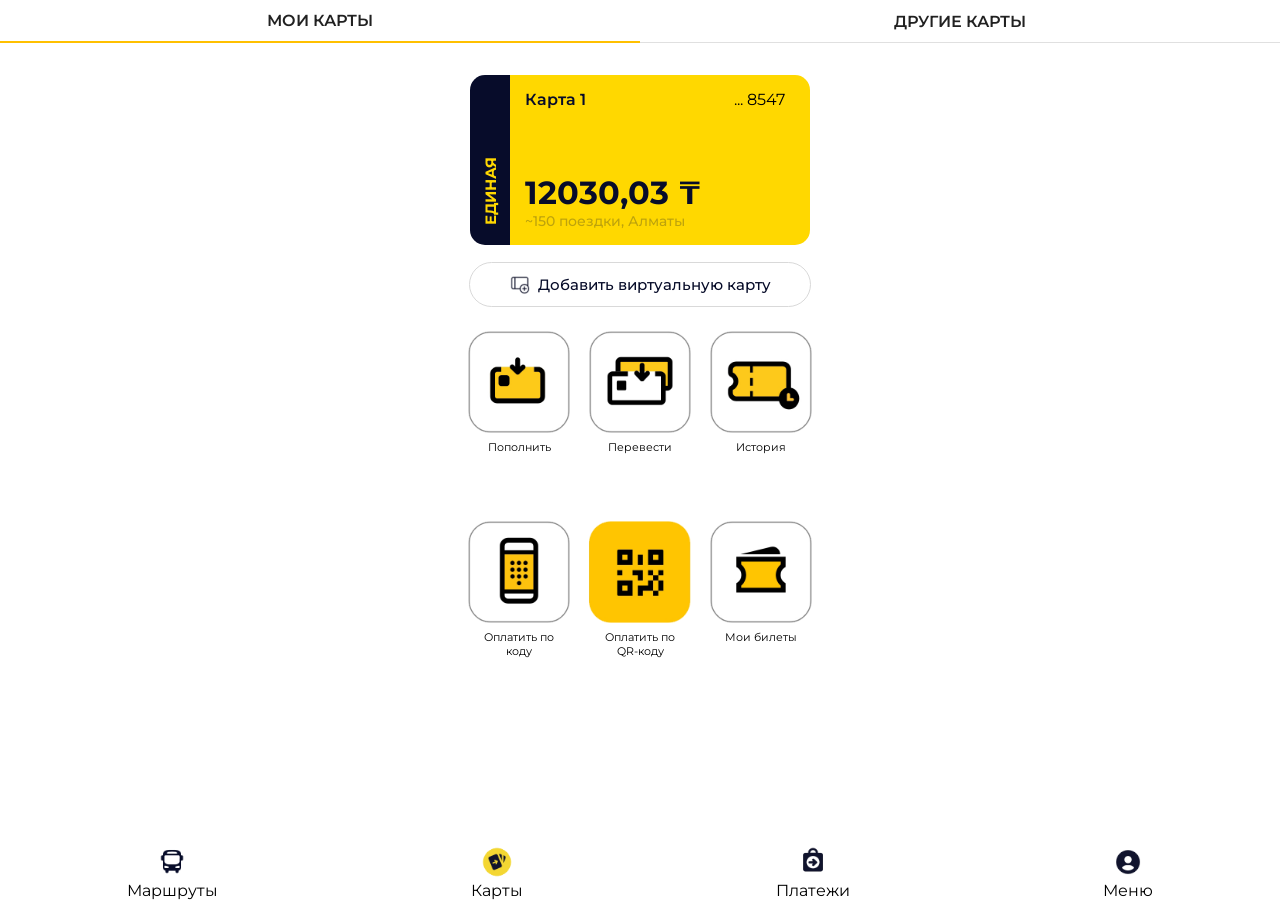
<file: index.html>
<!DOCTYPE html>
<html lang="en">
<head>
    <meta charset="UTF-8">
    <meta http-equiv="X-UA-Compatible" content="IE=edge">
    <meta name="viewport" content="width=device-width, user-scalable=no">
    <link rel="stylesheet" href="css/index.css">
    <title>Cart</title>
</head>
<body>
    <div class="wrapper">

        <div class="content">
            <header class="header header--margin">
                <div class="nav">
                    <div class="nav__button nav__button--active">МОИ КАРТЫ</div>
                    <div class="nav__button">ДРУГИЕ КАРТЫ</div>
                </div>
            </header>
            <section class="cart cart--margin">
                <div class="cart__left">
                    <div class="cart__left-text">ЕДИНАЯ</div>

                </div>
                <div class="cart__right">
                    <div class="cart__container-top">
                        <div class="cart__text-cart">Карта 1</div>
                        <div class="cart__text-number">... 8547</div>
                    </div>
                    <div class="cart__container-bottom">
                        <div class="cart__text-price">12030,03 ₸</div>
                        <div class="cart__text-info">~150 поездки, Алматы </div>

                    </div>
                </div>

            </section>
            <section class="virtual-cart virtual-cart--margin">
                <a href="#" class="virtual-cart__button">
                    <img class="virtual-cart__img" src="image/img-index/ico-text.png" alt="">
                    <p class="virtual-cart__link">Добавить виртуальную карту</p>
                </a>
            </section>

            <section class="grid">
                <div class="grid__item">
                    <a href="#" class="grid__button">
                        <img class="grid__image" src="image/img-index/1.png" alt="">
                        <p class="grid__text">Пополнить</p>
                    </a>
                    <a href="#" class="grid__button">
                        <img class="grid__image" src="image/img-index/2.png" alt="">
                        <p class="grid__text">Перевести</p>
                    </a>
                    <a href="#" class="grid__button">
                        <img class="grid__image" src="image/img-index/3.png" alt="">
                        <p class="grid__text">История</p>
                    </a>
                    <a href="pay-with-cod.html" class="grid__button">
                        <img class="grid__image" src="image/img-index/4.png" alt="">
                        <p class="grid__text">Оплатить по<br>
                            коду</p>
                    </a>
                    <a href="#" class="grid__button">
                        <img class="grid__image" src="image/img-index/5.png" alt="">
                        <p class="grid__text">Оплатить по<br>
                            QR-коду</p>
                    </a>
                    <a href="my-ticket.html" class="grid__button">
                        <img class="grid__image" src="image/img-index/6.png" alt="">
                        <p class="grid__text">Мои билеты</p>
                    </a>
                    
                </div>
            </section>
        </div>

        <div class="footer">
            <div class="footer__nav">
                <div class="footer__button">
                    <img class="footer__img" src="image/img-index/nav.png" alt="">
                    <p class="footer__text">Маршруты</p>
                </div>
                <div class="footer__button">
                    <img class="footer__img" src="image/img-index/krug-active.png" alt="">
                    <p class="footer__text">Карты</p>
                </div>
                <div class="footer__button">
                    <img class="footer__img" src="image/img-index/bus.png" alt="">
                    <p class="footer__text">Платежи</p>
                </div>
                <div class="footer__button">
                    <img class="footer__img" src="image/img-index/user.png" alt="">
                    <p class="footer__text">Меню</p>
                </div>
            </div>

        </div>
      
    </div>
      


</body>
</html>
</file>
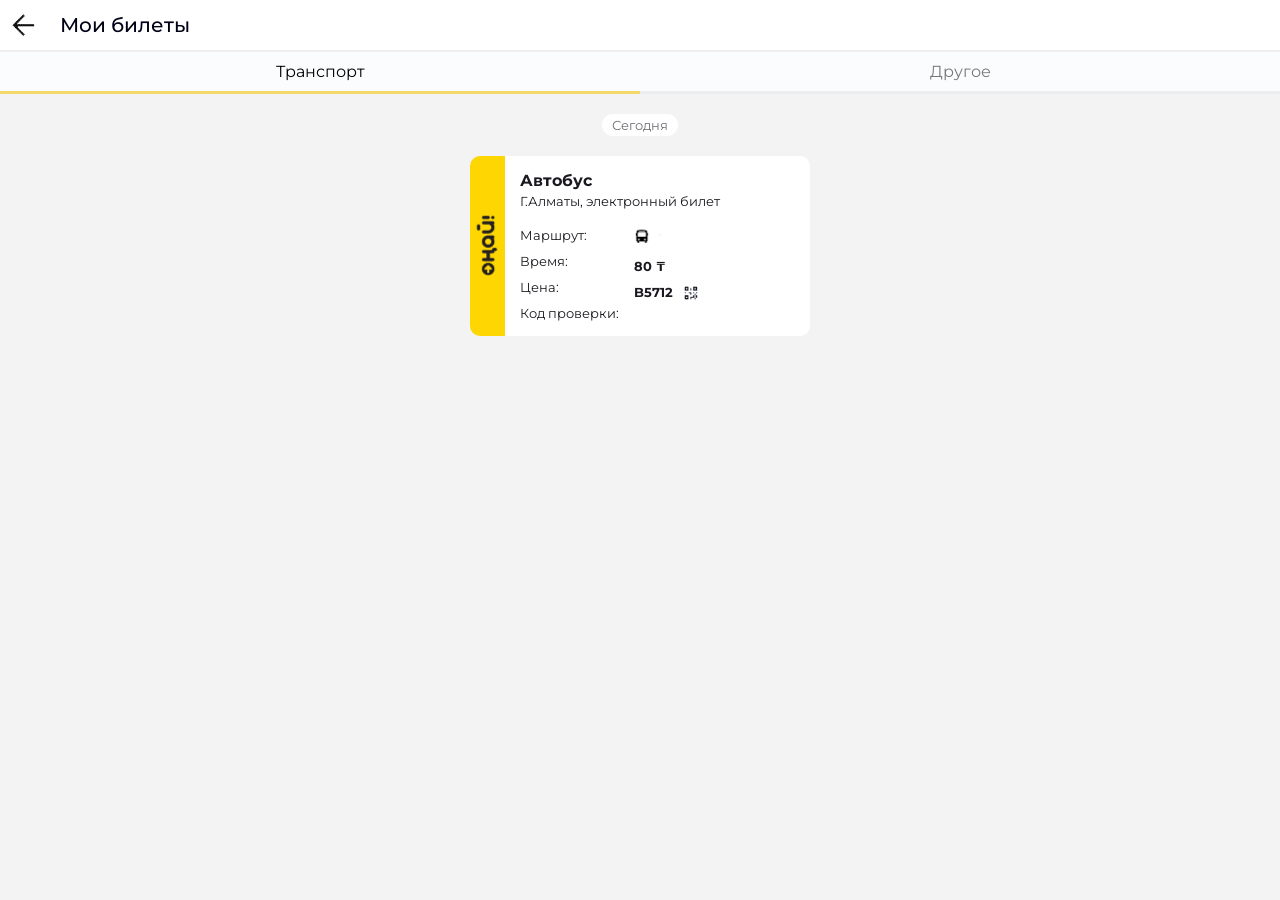
<file: my-ticket.html>
<!DOCTYPE html>
<html lang="en">
<head>
    <meta charset="UTF-8">
    <meta http-equiv="X-UA-Compatible" content="IE=edge">
    <meta name="viewport" content="width=device-width, initial-scale=1.0">
    <link rel="shortcut icon" href="ic_launcher.ico" type="image/x-icon">
    <link rel="stylesheet" href="css/my-ticket.css">
    <title>My-ticket</title>
</head>
<body>
    <header class="header">
        <div class="header__top">
            <div class="header__top-link">
                <a href="index.html" class="goback">
                    <img class="goback__img" src="image/img-my-ticket/goback.png" alt="$">
                    <div class="goback__title">Мои билеты</div>
                </a>
            </div>
        </div>
        <div class="header__bottom">
            <nav class="nav">
                <a href="#" class="nav__button nav__button--active ">Транспорт</a>
                <a href="#" class="nav__button nav__button--non-active">Другое</a>
            </nav>
        </div>
    </header>
    <section class="days">
        <div class="days__container">
            <p class="text days__text">Сегодня</p>

        </div>
    </section>
    <section class="purchased-cart">
        <div id="myBtn" class="cart">
            <div class="cart__left">
                <img class="cart__left-img" src="image/img-my-ticket/onay.png" alt="">
            </div>

            <div class="cart__right">
                <div class="cart__content-top">
                    <p class="text-w autobus">Автобус</p>
                    <p class="text city">Г.Алматы, электронный билет</p>
                </div>
                <div class="cart__content-bottom">
                    <div class="cart__content-bottom__left">
                        <p class="text text-padding">Маршрут:</p>
                        <p class="text text-padding">Время:</p>
                        <p class="text text-padding">Цена:</p>
                        <p class="text">Код проверки:</p>
                    </div>
                    <div class="cart__content-bottom__right">
                        <div class="cart__content-bottom__right__box box-padding">
                            <img src="image/img-my-ticket/ic_bus.png" alt="" class="cart-content-bottom__right__box-image">
                            <p class="text text-wt" id="number"></p>
                            <p class="text-number">349CN02</p>
                        </div>
                        <div class="cart__content-bottom__right__box">
                            <p class="data text-wt"></p>
                            <p class="data-time text-wt padding-text"></p>
                        </div>
                            <p class="price">80 ₸</p>
                        <div class="cod-box">
                            <p class="cod">B5712</p>
                            <img src="image/img-my-ticket/cod.png" alt="" class="cod-image">
                        </div>
                    </div>
                </div>
            </div>
        </div>
    </section>

    <script src="js/my-ticket.js"></script>
</body>
</html>
</file>
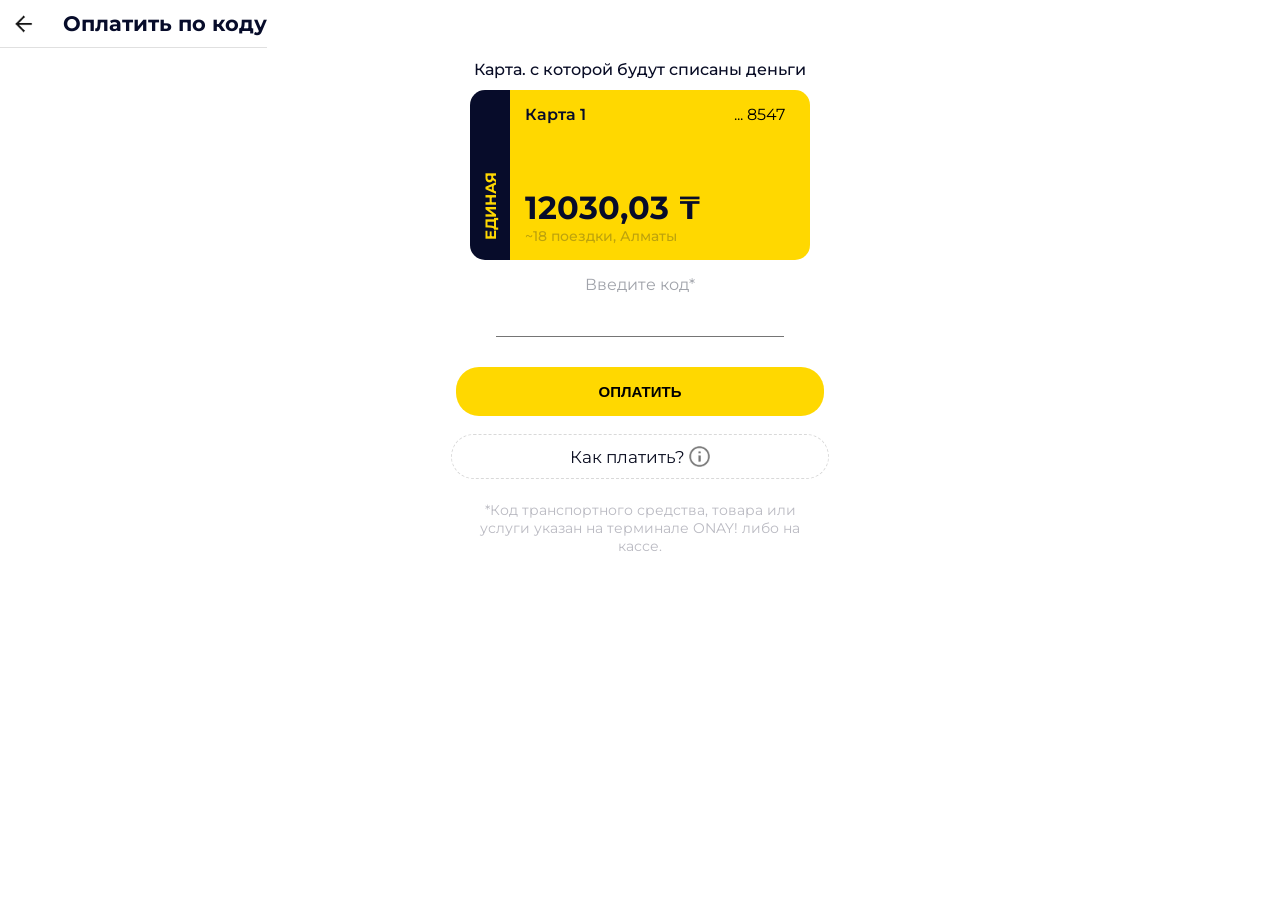
<file: pay-with-cod.html>
<!DOCTYPE html>
<html lang="en">
<head>
    <meta charset="UTF-8">
    <meta http-equiv="X-UA-Compatible" content="IE=edge">
    <meta name="viewport" content="width=device-width, user-scalable=no">
    <link rel="stylesheet" href="css/pay-with-cod.css">
    
    <title>Document</title>
</head>
<body>
    <div class="wrapper">
        <header class="header">
            <a href="index.html" class="nav">
                <img src="image/img-pay-with-cod/back.png" alt="" class="nav__img">
                <p class="nav__text">Оплатить по коду</p>
            </a>
        </header>
        <p class="pres-cart">Карта. с которой будут списаны деньги</p>
        <section class="cart cart--margin">

            <div class="cart__left">
                <div class="cart__left-text">ЕДИНАЯ</div>

            </div>
            <div class="cart__right">
                <div class="cart__container-top">
                    <div class="cart__text-cart">Карта 1</div>
                    <div class="cart__text-number">... 8547</div>
                </div>
                <div class="cart__container-bottom">
                    <div class="cart__text-price">12030,03 ₸</div>
                    <div class="cart__text-info">~18 поездки, Алматы </div>

                </div>
            </div>
        </section>
        <form class="input">
            <div class="input__container">
                <div class="input__info">
                    <p class="input__text">Введите код*</p>
                    <input type="tel" class="input__inp" id="numberInput">
                </div>
                <button class="input__button" type="submit" id="submitButton">ОПЛАТИТЬ</button>
            </div>
        </form>
        <section class="info">
            <div class="info__container">
                <a href="" class="info__button">
                    <div class="info__button-con">
                        <p class="info__text">Как платить?</p>
                        <img src="image/img-pay-with-cod/INFO.png" alt="" class="info__img">
                    </div>
                </a>

                



            <p class="info__desc">*Код транспортного средства, товара или<br>
                услуги указан на терминале ONAY! либо на<br>
                кассе.</p>
            </div>
        </section>
    </div>
    <script src="js/pay-with-cod.js"></script>


    
</body>
</html>
</file>
<file: css/index.css>
@import url('https://fonts.googleapis.com/css2?family=Montserrat:wght@400;500;600;700;800&display=swap');


.:hover {
    color: rgb(0, 0, 0);
}

* {
    margin: 0;
    padding: 0;
}
  html,
  body {
    height: 100%;
    font-family: 'Montserrat', sans-serif;
    user-select:none;
    -webkit-tap-highlight-color: rgba(255, 255, 255, 0);
    -webkit-tap-highlight-color: transparent;
}
  .wrapper {
    display: flex;
    flex-direction: column;
    height: 100%;
}
  .content {
    flex: 1 0 auto;
  }
  .footer {
    flex: 0 0 auto;
  }


.nav {
    display: flex;
    align-items: center;
    justify-content: center;
}

.nav__button {
    display: flex;
    align-items: center;
    justify-content: center;
    width: 50%;
    font-size: 16px;
    font-weight: 600;
    color: #212121;
    padding: 11px 0;
    border-bottom: 1px #E0E0E0 solid;

}

.nav__button--active {
    border-bottom: 2px #FFC000 solid;

}

.cart {
    display: flex;
    justify-content: center;
}

.header--margin {
    margin-bottom: 32px;
}

.cart__left {
    display: flex;
    align-items: center;
    justify-content: center;

    width: 40px;
    height: 170px;
    background-color: #070C2A;
    border-radius: 15px 0 0 15px;


}
.cart__left-text {

    padding-right: 60px;
    font-size: 15px;
    font-weight: 700;
    color: #FFD800;
    transform: rotate(-90deg);
}
.cart__right {
    display: flex;
    flex-direction: column;
    justify-content: space-between;
    width: 300px;
    height: 170px;
    background-color: #FFD800;
    border-radius: 0 15px 15px 0;
}

.cart__container-top {
    display: flex;
    padding: 15px 15px;
    justify-content: space-between;
}
.cart__text-cart {
    font-size: 16px;
    font-weight: 600;
    color: #070C2A;
}

.cart__text-number {
    margin-right: 10px;
}

.cart__text-price {
    font-size: 32px;
    font-weight: 700;
    color: #070C2A;
}

.cart__text-info {
    font-size: 14px;
    font-weight: 500;
    color: #BEA30C;
}

.cart__container-bottom {
    display: flex;
    flex-direction: column;
    padding: 15px 15px;
}
.cart--margin {
    margin-bottom: 17px;
}

.virtual-cart {
    display: flex;
    justify-content: center;

}

.virtual-cart__button {
    display: flex;
    justify-content: center;
    align-items: center;
    width: 340px;
    height: 43px;
    border: 1px solid #D9D9D9;
    border-radius: 23px;
    text-decoration: none;

}

.virtual-cart__img {
    width: 20px;
    margin-right: 8px;
}
.virtual-cart__link {
    font-weight: 500;
    font-size: 15px;
    color: #070C29;
    text-decoration: none;
    
}
.virtual-cart--margin {
    margin-bottom: 17px;
}


.grid__image {
    width: 116px;
}

.grid__button {
    flex-direction: column;
    display: flex;
    align-items: center;
    text-decoration: none;
}

.grid__text {
    font-size:11px ;
    font-weight:400 ;
    color: #000000;
    text-align: center;

}

.grid {
    display: flex;
    justify-content: center;
}

.grid__item {

    height: auto;
    display: grid;
    grid-template-columns: 1fr 1fr 1fr;
    grid-template-rows: 2;
    row-gap:60px ;
    column-gap: 5px;
}

.footer__nav {
    display: flex;
    justify-content: space-around;
}

.footer__img {
    width: 38px;
}

.footer__button {
    display: flex;
    flex-direction: column;
    justify-content: center;
    align-items: center;
}

@media (max-height: 720px){
    .grid__item {
        row-gap: 1px;
    
    
    }
    .header--margin {
        margin-bottom: 16px;
    }
}

@media (max-height: 665px){
    .grid__image {
        width: 86px;
        
    }
    .grid__item {
        column-gap: 31px;
    }
    .cart--margin {
        margin-bottom: 10px;
    }
    .virtual-cart--margin {
        margin-bottom: 5px;
    }
}
</file>
<file: css/my-ticket.css>
@import url('https://fonts.googleapis.com/css2?family=Montserrat:wght@400;500&display=swap');



@import url('https://fonts.googleapis.com/css2?family=Montserrat:wght@400;500;600;700;800&display=swap');


.:hover {
    color: rgb(0, 0, 0);
}

* {
    padding: 0;
    margin: 0;
    list-style: none;
    text-decoration:none ;
}
body {
    background-color: rgb(255, 255, 255);
    font-family: 'Montserrat', sans-serif;
    user-select: none;
    height: 100%;
    background-color: #F3F3F3;
    user-select:none;
    -webkit-tap-highlight-color: rgba(255, 255, 255, 0);
    -webkit-tap-highlight-color: transparent;

}

.header__top-link {
    background-color: white;

    
}

.goback {
    box-sizing: border-box;
    display: flex;
    align-items: center;


}

.goback__title {
    font-size: 20px;
    font-weight: 500;
    padding-left: 10px;
    text-decoration: none;
    color:#000016 ;
}


.nav {
    border-top: 2px solid #EEEEEE;
    width: 100vr;
    display: flex;
    justify-content: space-between;
    margin-bottom: 20px;
    background-color: #FBFCFE;
}

.nav__button {
    text-align: center;
    width: 50%;
    font-size: 16px;
    color: rgb(0, 0, 0);
    padding: 10px 25px;
    text-decoration: none;

}
.cart {
    display: flex;
    justify-content: center;
    margin-bottom: 20px;
    color: #1B191F;

} 

.nav__button--active {
    border-bottom: 3px #F3D96B solid;
}
.nav__button--non-active {
    border-bottom: 3px #EDEDED solid;
    color: #777777;
}


.cart__left {
    display: flex;
    justify-content: center;
    align-items: center;
    width: 35px;
    height: 180px;
    background-color: #FED703;
    border-radius: 10px 0 0 10px;
}

.cart__right {
    display: flex;
    flex-direction: column;
    width: 305px;
    height: 180px;
    background-color: #ffffff;
    border-radius: 0 10px 10px 0;
    justify-content: space-between;
    
}

.cart__left-img {
    transform: rotate(-90deg);
    width: 80px;
    
}

.cart__content-top {

    padding-bottom: 0;
    padding-right: 5%;
    padding-top: 5%;
    padding-left: 5%;
}

.cart__content-bottom__right__box {
    align-items: center;
    display: flex;

}

.text-wt {
    font-size: 13px;
    font-weight: 700;
}

.padding-text {
    padding-left: 5px;
}

.cart__content-bottom {
    padding: 5%;
    display: flex;
    
}




.cart__content-bottom__left {
    margin-right: 15px;
}
.cart-content-bottom__right__box-image {
    width: 16px;

    margin-right: 3px;
}
.text-number {
    margin: 0 5px;
    background-color: #F8F9FD;
    color: #6E7075;
    padding: 2px 2px;
    border-radius: 5px;
    font-size: 13px;
}

.autobus {
    margin-bottom: 3px;
}

.text-w {
    font-weight: 700;
}

.text {
    font-size: 13px;
    color: #1B191F;
}

.text-padding {
    padding-bottom: 10px;
}

.box-padding {
    padding-bottom: 7px;
}

.price {
    font-size: 13px;
    font-weight: 700;
    margin-top: 8px;
}

.cod {
    font-size: 13PX;
    font-weight: 700;

}

.cod-box {
    display: flex;
    align-items: center;
    padding-top: 1px;
}

.cod-image {
    width: 35px;
}

/* Модальный (фон) */
.modal {
    display: flex; /* Скрыто по умолчанию */
    position: fixed; /* Оставаться на месте */
    z-index: 1; /* Сидеть на вершине */
    left: 0;
    top: 0;
    width: 100%; /* Полная ширина */
    height: 100%; /* Полная высота */
    overflow: auto; /* Включите прокрутку, если это необходимо */

    background-color: rgba(0,0,0,0.4); /* Черный с непрозрачностью */
  }
  
  /* Модальное содержание/коробка */
  .modal-content {
    display: flex;
    flex-direction: column;
    background-color: #000000;
 /* 15% сверху и по центру */


    width: 100%; /* Может быть больше или меньше, в зависимости от размера экрана */
  }

.days {
    margin-bottom: 20px;
}

.days__container {
    display: flex;
    justify-content: center;
    
}
.days__text {
    padding: 3px 10px;
    background-color: white;
    border-radius: 30px;
    color: #6E7075;
}
</file>
<file: css/pay-with-cod.css>
@import url('https://fonts.googleapis.com/css2?family=Montserrat:wght@400;500;600;700;800&display=swap');

:active, :hover, :focus {
    outline: 0;
    outline-offset: 0;
}

* {
    margin: 0;
    padding: 0;
}
  html,
  body {
    height: 100%;
    font-family: 'Montserrat', sans-serif;
    user-select:none;
    -webkit-tap-highlight-color: rgba(255, 255, 255, 0);
    -webkit-tap-highlight-color: transparent;
}

button {
    padding: 0;
    margin: 0;
    text-decoration: none;
    border: 0;
}

.header {
    background-color: white;
}

.wrapper {
    display: flex;
    flex-direction: column;
}
.nav {
    display: flex;
    align-items: center;
    padding-top: 11px;
    text-decoration: none;
    margin-bottom: 38px;
    border-bottom: 1px solid #E0E0E0;

    padding-bottom: 11px;
    position: fixed;
}

.nav__img {
    width: 21px;
    padding-right: 29px;
    padding-left:13px ;

}

.nav__text {
    font-size: 21px;
    font-weight: 700;
    color: #070C2A;
}

.pres-cart {
    display: flex;
    justify-content: center;
    font-size: 16px;
    font-weight: 500;
    margin-bottom: 11px;

    color: #080C25;
    margin-top: 60px;
}


.cart {
    display: flex;
    justify-content: center;
}

.cart__left {
    display: flex;
    align-items: center;
    justify-content: center;

    width: 40px;
    height: 170px;
    background-color: #070C2A;
    border-radius: 15px 0 0 15px;


}
.cart__left-text {

    padding-right: 60px;
    font-size: 15px;
    font-weight: 700;
    color: #FFD800;
    transform: rotate(-90deg);
}
.cart__right {
    display: flex;
    flex-direction: column;
    justify-content: space-between;
    width: 300px;
    height: 170px;
    background-color: #FFD800;
    border-radius: 0 15px 15px 0;
}

.cart__container-top {
    display: flex;
    padding: 15px 15px;
    justify-content: space-between;
}
.cart__text-cart {
    font-size: 16px;
    font-weight: 600;
    color: #070C2A;
}

.cart__text-number {
    margin-right: 10px;
}

.cart__text-price {
    font-size: 32px;
    font-weight: 700;
    color: #070C2A;
}

.cart__text-info {
    font-size: 14px;
    font-weight: 500;
    color: #BEA30C;
}

.cart__container-bottom {
    display: flex;
    flex-direction: column;
    padding: 15px 15px;
}



.input__text {
    margin-top: 15px;
    display: flex;
    font-size: 16px;
    font-weight: 400;
    color: #A0A3AA;
    align-items: center;
    justify-content: center;
}

.input {
    display: flex;

    justify-content: center;
}
.input__container {
    display: flex;
    flex-direction: column;
    justify-content: center;
}

.input__inp {
    margin: 0 auto;


    border: 0;
    border-bottom: 1px #757575 solid;
    text-align: center;
    width: 288px;
    height: 42px;
    font-size: 18PX;
    font-weight: 700;
    text-transform: uppercase;


}
.input__button {
    font-size: 15px;
    font-weight: 700;
    padding:16px 143px;
    background-color: #FFD800;
    border-radius: 23px;
}

.input__info {
    display: flex;
    justify-content: center;
    flex-direction: column;
    margin-bottom: 30px;
}




.info__desc {
    text-align: center;
    font-size: 14px;
    font-weight: 400;
    color: #BABAC2;
}

.info {
    display: flex;
    justify-content: center ;
}

.info__container {
    margin-top: 18px;
}

.info__button-con {
    display: flex;
    align-items: center;
    width: 376px;
    height: 43px;
    border: 1px dashed #D9D9D9;
    border-radius: 23px;
    justify-content: center;

}

.info__button {
    text-decoration: none;
    display: flex;
    justify-content: center;
    margin-bottom: 22px;
}

.info__img {
    width: 21px;
}

.info__text {
    font-size: 17px;
    font-weight: 400;
    color: #0A0D20;
    padding-right: 4px;
}
</file>
